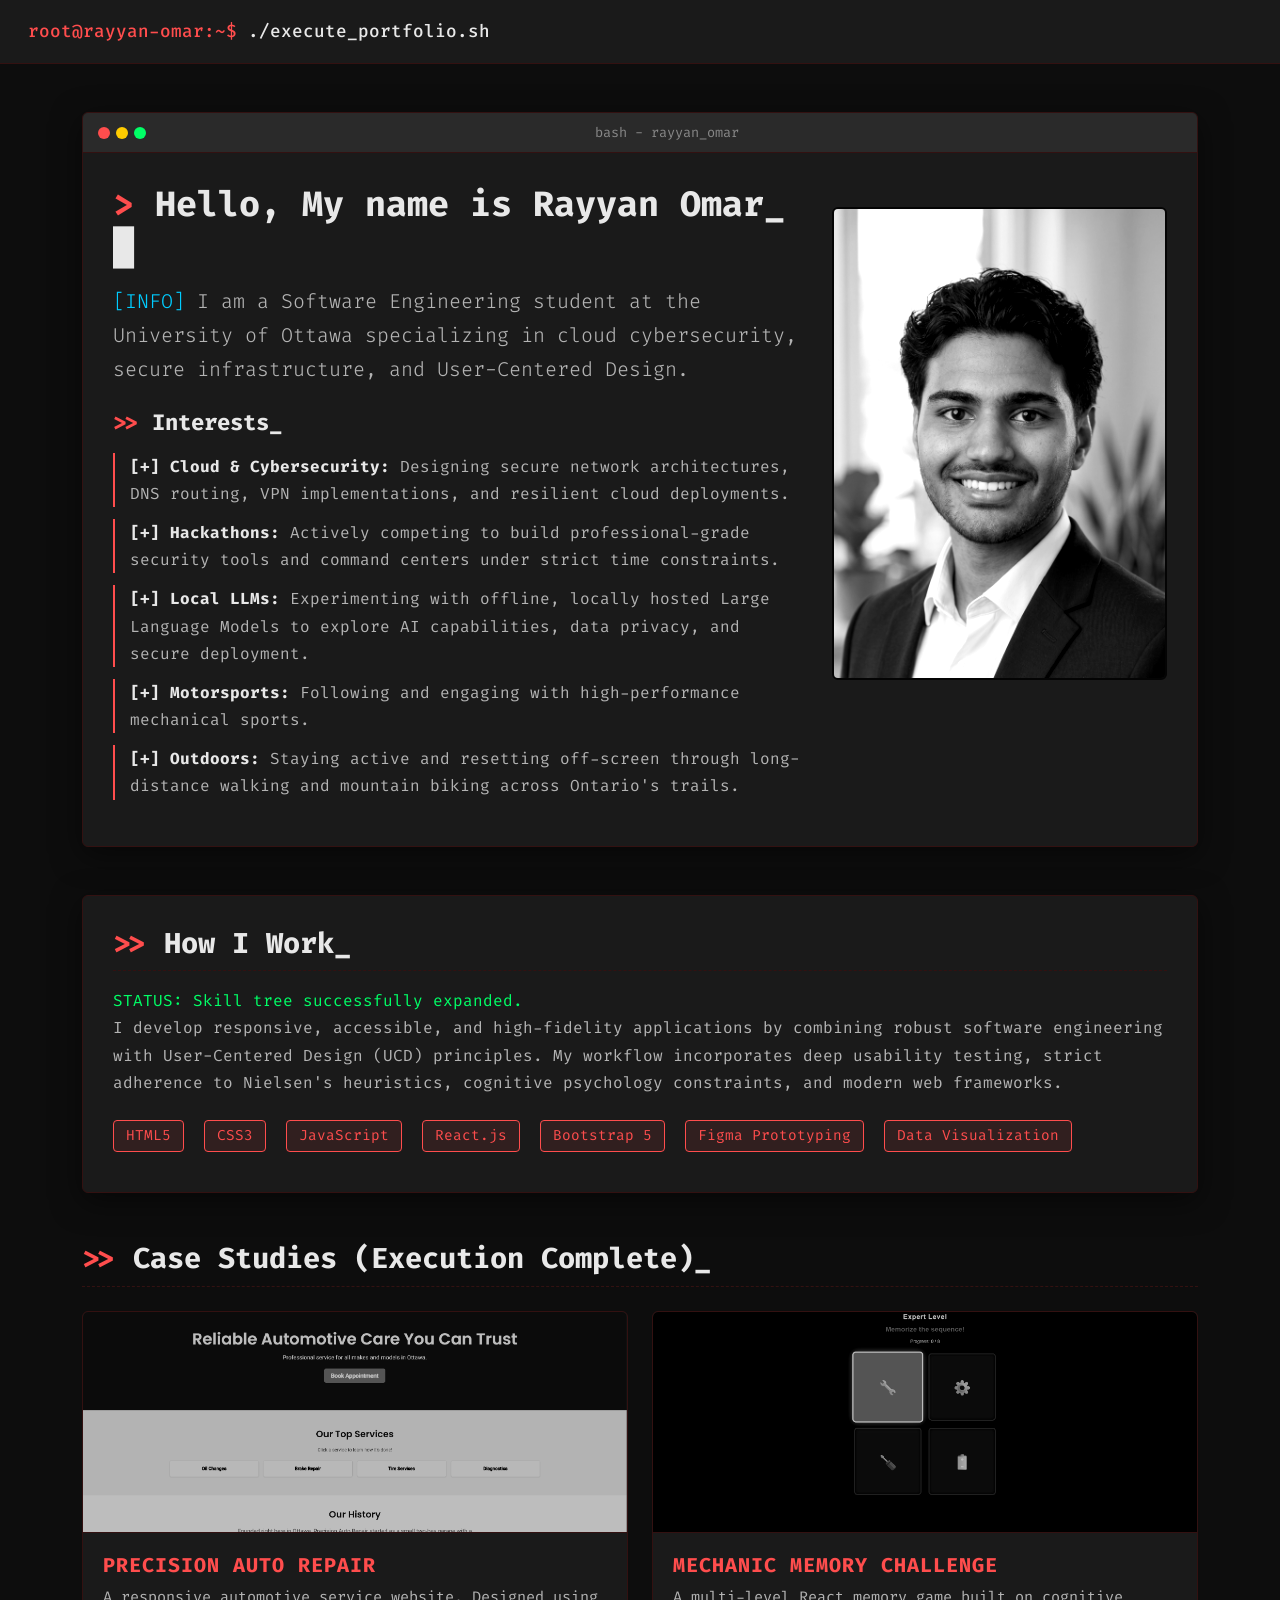
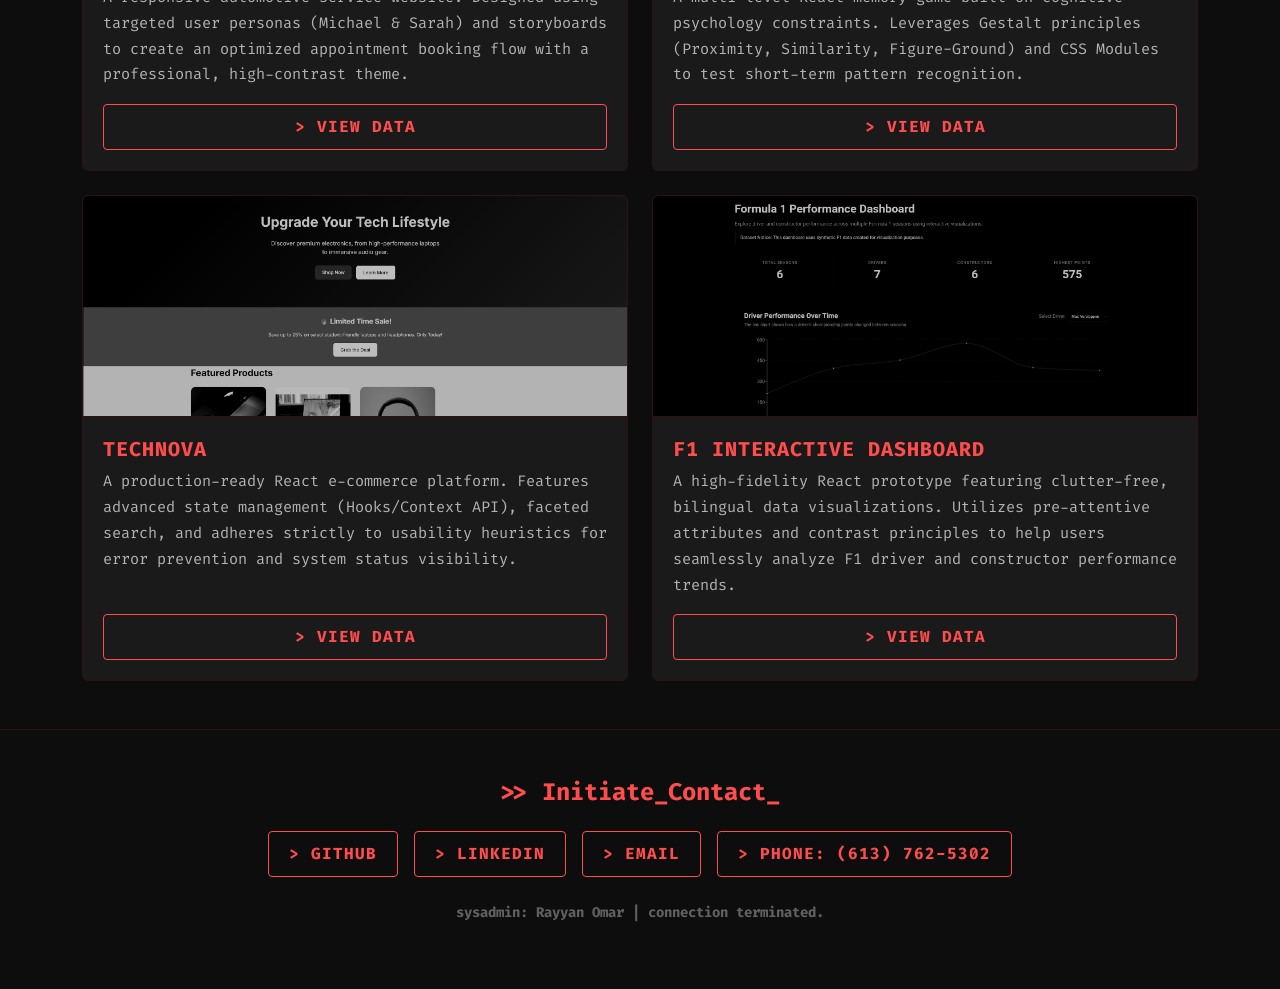
<file: index.html>
<!doctype html>
<html lang="en">
  <head>
    <meta charset="UTF-8" />
    <meta name="viewport" content="width=device-width, initial-scale=1.0" />
    <title>Rayyan Omar | root@portfolio:~#</title>
    <link
      href="https://fonts.googleapis.com/css2?family=Fira+Code:wght@300;400;700&display=swap"
      rel="stylesheet"
    />
    <link
      href="https://cdn.jsdelivr.net/npm/bootstrap@5.3.0/dist/css/bootstrap.min.css"
      rel="stylesheet"
    />
    <link rel="stylesheet" href="styles.css" />
  </head>
  <body>
    <nav class="navbar custom-navbar p-3">
      <div class="container-fluid">
        <span class="navbar-brand mb-0 h1 prompt-text">
          <span class="text-accent">root@rayyan-omar:~$</span>
          ./execute_portfolio.sh
        </span>
      </div>
    </nav>

    <div class="container mt-5">
      <section id="about" class="mb-5 terminal-block">
        <div class="terminal-header">
          <span class="dot red"></span><span class="dot yellow"></span
          ><span class="dot green"></span>
          <span class="header-text">bash - rayyan_omar</span>
        </div>
        <div class="terminal-body row">
          <div class="col-md-8">
            <h1 class="blink-cursor">
              <span class="text-accent">></span> Hello, My name is Rayyan Omar_
            </h1>
            <p class="lead mt-3 text-muted-light">
              <span class="text-info">[INFO]</span> I am a Software Engineering
              student at the University of Ottawa specializing in cloud
              cybersecurity, secure infrastructure, and User-Centered Design.
            </p>
            <h3 class="mt-4"><span class="text-accent">>></span> Interests_</h3>
            <ul class="list-unstyled custom-list">
              <li>
                <strong>[+] Cloud & Cybersecurity:</strong> Designing secure
                network architectures, DNS routing, VPN implementations, and
                resilient cloud deployments.
              </li>
              <li>
                <strong>[+] Hackathons:</strong> Actively competing to build
                professional-grade security tools and command centers under
                strict time constraints.
              </li>
              <li>
                <strong>[+] Local LLMs:</strong> Experimenting with offline,
                locally hosted Large Language Models to explore AI capabilities,
                data privacy, and secure deployment.
              </li>
              <li>
                <strong>[+] Motorsports:</strong> Following and engaging with
                high-performance mechanical sports.
              </li>
              <li>
                <strong>[+] Outdoors:</strong> Staying active and resetting
                off-screen through long-distance walking and mountain biking
                across Ontario's trails.
              </li>
            </ul>
          </div>
          <div class="col-md-4 text-center">
            <img
              src="profile.png"
              alt="Rayyan Omar"
              class="profile-pic mt-4 img-fluid"
            />
          </div>
        </div>
      </section>

      <section id="how-i-work" class="mb-5 terminal-block">
        <div class="terminal-body">
          <h2><span class="text-accent">>></span> How I Work_</h2>
          <p class="text-muted-light mt-3">
            <span class="text-success"
              >STATUS: Skill tree successfully expanded.</span
            >
            <br />
            I develop responsive, accessible, and high-fidelity applications by
            combining robust software engineering with User-Centered Design
            (UCD) principles. My workflow incorporates deep usability testing,
            strict adherence to Nielsen's heuristics, cognitive psychology
            constraints, and modern web frameworks.
          </p>
          <div class="tech-stack mt-4">
            <span class="badge custom-badge">HTML5</span>
            <span class="badge custom-badge">CSS3</span>
            <span class="badge custom-badge">JavaScript</span>
            <span class="badge custom-badge">React.js</span>
            <span class="badge custom-badge">Bootstrap 5</span>
            <span class="badge custom-badge">Figma Prototyping</span>
            <span class="badge custom-badge">Data Visualization</span>
          </div>
        </div>
      </section>

      <section id="case-studies" class="mb-5">
        <h2 class="mb-4">
          <span class="text-accent">>></span> Case Studies (Execution Complete)_
        </h2>
        <div class="row g-4">
          <div class="col-md-6">
            <div class="card custom-card h-100">
              <div class="card-img-wrapper">
                <img
                  src="ass1.png"
                  class="card-img-top project-img"
                  alt="Precision Auto Repair Mockup"
                />
              </div>
              <div class="card-body d-flex flex-column">
                <h5 class="card-title">Precision Auto Repair</h5>
                <p class="card-text flex-grow-1">
                  A responsive automotive service website. Designed using
                  targeted user personas (Michael & Sarah) and storyboards to
                  create an optimized appointment booking flow with a
                  professional, high-contrast theme.
                </p>
                <a
                  href="https://rayyan0080.github.io/precision_auto_repair/"
                  target="_blank"
                  class="btn custom-btn mt-auto"
                  >> View Data</a
                >
              </div>
            </div>
          </div>

          <div class="col-md-6">
            <div class="card custom-card h-100">
              <div class="card-img-wrapper">
                <img
                  src="ass2.png"
                  class="card-img-top project-img"
                  alt="Mechanic Memory Challenge Interface"
                />
              </div>
              <div class="card-body d-flex flex-column">
                <h5 class="card-title">Mechanic Memory Challenge</h5>
                <p class="card-text flex-grow-1">
                  A multi-level React memory game built on cognitive psychology
                  constraints. Leverages Gestalt principles (Proximity,
                  Similarity, Figure-Ground) and CSS Modules to test short-term
                  pattern recognition.
                </p>
                <a
                  href="https://rayyan0080.github.io/memory_game_/"
                  target="_blank"
                  class="btn custom-btn mt-auto"
                  >> View Data</a
                >
              </div>
            </div>
          </div>

          <div class="col-md-6">
            <div class="card custom-card h-100">
              <div class="card-img-wrapper">
                <img
                  src="ass3.png"
                  class="card-img-top project-img"
                  alt="TechNova E-commerce Platform"
                />
              </div>
              <div class="card-body d-flex flex-column">
                <h5 class="card-title">TechNova</h5>
                <p class="card-text flex-grow-1">
                  A production-ready React e-commerce platform. Features
                  advanced state management (Hooks/Context API), faceted search,
                  and adheres strictly to usability heuristics for error
                  prevention and system status visibility.
                </p>
                <a
                  href="https://rayyan0080.github.io/technova/"
                  target="_blank"
                  class="btn custom-btn mt-auto"
                  >> View Data</a
                >
              </div>
            </div>
          </div>

          <div class="col-md-6">
            <div class="card custom-card h-100">
              <div class="card-img-wrapper">
                <img
                  src="ass4.png"
                  class="card-img-top project-img"
                  alt="F1 Dashboard Visualizations"
                />
              </div>
              <div class="card-body d-flex flex-column">
                <h5 class="card-title">F1 Interactive Dashboard</h5>
                <p class="card-text flex-grow-1">
                  A high-fidelity React prototype featuring clutter-free,
                  bilingual data visualizations. Utilizes pre-attentive
                  attributes and contrast principles to help users seamlessly
                  analyze F1 driver and constructor performance trends.
                </p>
                <a
                  href="https://rayyan0080.github.io/f1-Dashboard/"
                  target="_blank"
                  class="btn custom-btn mt-auto"
                  >> View Data</a
                >
              </div>
            </div>
          </div>
        </div>
      </section>
    </div>

    <footer class="text-center p-5 mt-5">
      <h4 class="text-accent mb-4">>> Initiate_Contact_</h4>
      <div class="d-flex justify-content-center flex-wrap gap-3 mb-4">
        <a
          href="https://github.com/Rayyan0080"
          target="_blank"
          class="btn custom-btn"
          >> GitHub</a
        >
        <a
          href="https://www.linkedin.com/in/rayyanomar/"
          target="_blank"
          class="btn custom-btn"
          >> LinkedIn</a
        >
        <a href="mailto:your.rayyanomarz@gmail.com" class="btn custom-btn"
          >> Email</a
        >
        <a href="tel:+16137625302" class="btn custom-btn"
          >> Phone: (613) 762-5302</a
        >
      </div>
      <p class="small fw-bold text-muted-light opacity-50">
        sysadmin: Rayyan Omar | connection terminated.
      </p>
    </footer>

    <script src="https://cdn.jsdelivr.net/npm/bootstrap@5.3.0/dist/js/bootstrap.bundle.min.js"></script>
  </body>
</html>
</file>
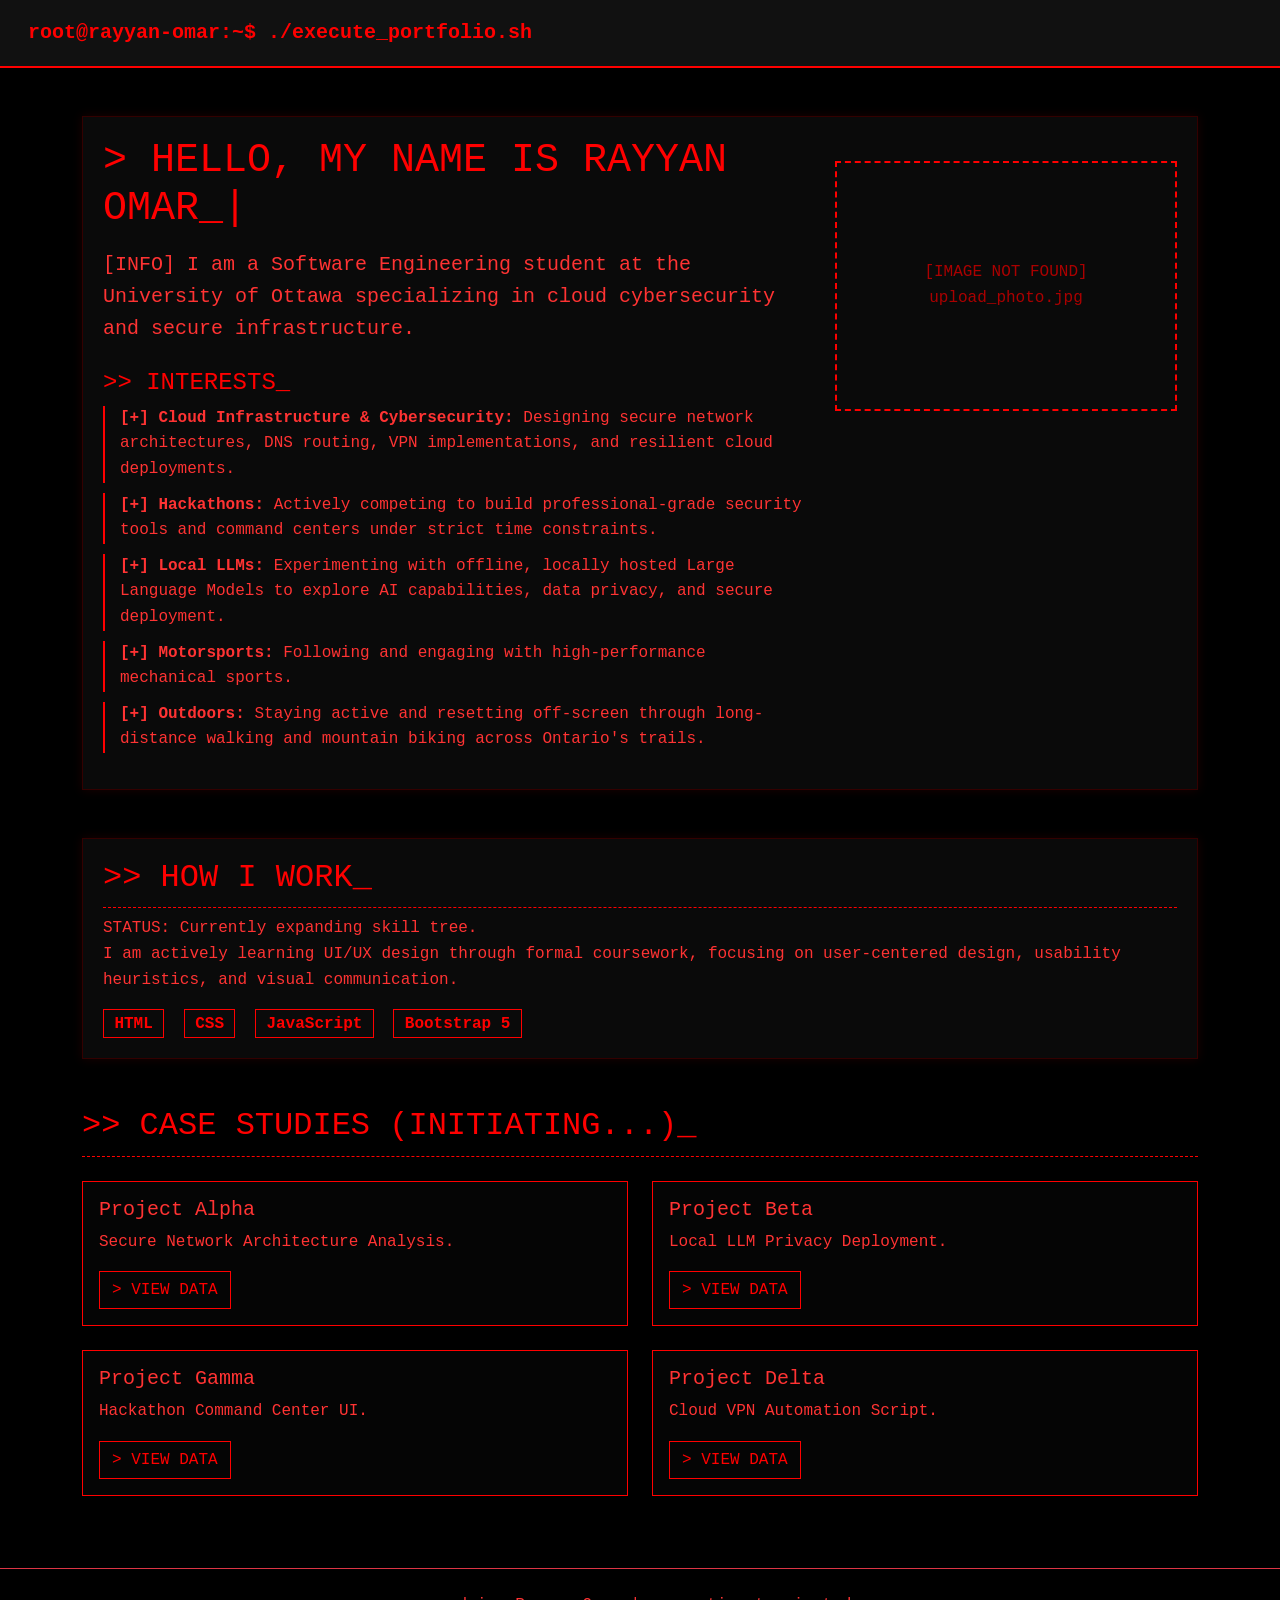
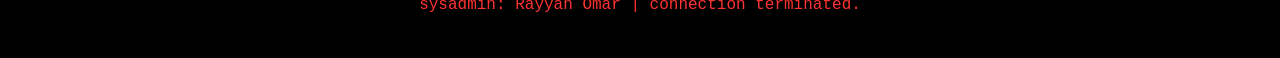
<file: rayyan-portfolio/index.html>
<!DOCTYPE html>
<html lang="en">
<head>
    <meta charset="UTF-8">
    <meta name="viewport" content="width=device-width, initial-scale=1.0">
    <title>Rayyan Omar | root@portfolio:~#</title>
    <link href="https://cdn.jsdelivr.net/npm/bootstrap@5.3.0/dist/css/bootstrap.min.css" rel="stylesheet">
    <link rel="stylesheet" href="styles.css">
</head>
<body>

    <nav class="navbar custom-navbar p-3">
        <div class="container-fluid">
            <span class="navbar-brand mb-0 h1 prompt-text">root@rayyan-omar:~$ ./execute_portfolio.sh</span>
        </div>
    </nav>

    <div class="container mt-5">
        
        <section id="about" class="mb-5 terminal-block">
            <div class="row">
                <div class="col-md-8">
                    <h1 class="blink-cursor">> Hello, My name is Rayyan Omar_</h1>
                    <p class="lead mt-3">
                        [INFO] I am a Software Engineering student at the University of Ottawa specializing in cloud cybersecurity and secure infrastructure.
                    </p>
                    <h3 class="mt-4">>> Interests_</h3>
                    <ul class="list-unstyled custom-list">
                        <li><strong>[+] Cloud Infrastructure & Cybersecurity:</strong> Designing secure network architectures, DNS routing, VPN implementations, and resilient cloud deployments.</li>
                        <li><strong>[+] Hackathons:</strong> Actively competing to build professional-grade security tools and command centers under strict time constraints.</li>
                        <li><strong>[+] Local LLMs:</strong> Experimenting with offline, locally hosted Large Language Models to explore AI capabilities, data privacy, and secure deployment.</li>
                        <li><strong>[+] Motorsports:</strong> Following and engaging with high-performance mechanical sports.</li>
                        <li><strong>[+] Outdoors:</strong> Staying active and resetting off-screen through long-distance walking and mountain biking across Ontario's trails.</li>
                    </ul>
                </div>
                <div class="col-md-4 text-center">
                    <div class="photo-placeholder mt-4">
                        [IMAGE NOT FOUND]<br>
                        upload_photo.jpg
                    </div>
                </div>
            </div>
        </section>

        <section id="how-i-work" class="mb-5 terminal-block">
            <h2>>> How I Work_</h2>
            <p>
                STATUS: Currently expanding skill tree.<br>
                I am actively learning UI/UX design through formal coursework, focusing on user-centered design, usability heuristics, and visual communication.
            </p>
            <div class="tech-stack mt-3">
                <span class="badge custom-badge">HTML</span>
                <span class="badge custom-badge">CSS</span>
                <span class="badge custom-badge">JavaScript</span>
                <span class="badge custom-badge">Bootstrap 5</span>
            </div>
        </section>

        <section id="case-studies" class="mb-5">
            <h2>>> Case Studies (Initiating...)_</h2>
            <div class="row mt-4">
                
                <div class="col-md-6 mb-4">
                    <div class="card custom-card">
                        <div class="card-body">
                            <h5 class="card-title">Project Alpha</h5>
                            <p class="card-text">Secure Network Architecture Analysis.</p>
                            <a href="coming-soon.html" class="btn custom-btn">> View Data</a>
                        </div>
                    </div>
                </div>

                <div class="col-md-6 mb-4">
                    <div class="card custom-card">
                        <div class="card-body">
                            <h5 class="card-title">Project Beta</h5>
                            <p class="card-text">Local LLM Privacy Deployment.</p>
                            <a href="coming-soon.html" class="btn custom-btn">> View Data</a>
                        </div>
                    </div>
                </div>

                <div class="col-md-6 mb-4">
                    <div class="card custom-card">
                        <div class="card-body">
                            <h5 class="card-title">Project Gamma</h5>
                            <p class="card-text">Hackathon Command Center UI.</p>
                            <a href="coming-soon.html" class="btn custom-btn">> View Data</a>
                        </div>
                    </div>
                </div>

                <div class="col-md-6 mb-4">
                    <div class="card custom-card">
                        <div class="card-body">
                            <h5 class="card-title">Project Delta</h5>
                            <p class="card-text">Cloud VPN Automation Script.</p>
                            <a href="coming-soon.html" class="btn custom-btn">> View Data</a>
                        </div>
                    </div>
                </div>

            </div>
        </section>

    </div>

    <footer class="text-center p-4 mt-5 border-top border-danger">
        <p>sysadmin: Rayyan Omar | connection terminated.</p>
    </footer>

    <script src="https://cdn.jsdelivr.net/npm/bootstrap@5.3.0/dist/js/bootstrap.bundle.min.js"></script>
</body>
</html>
</file>
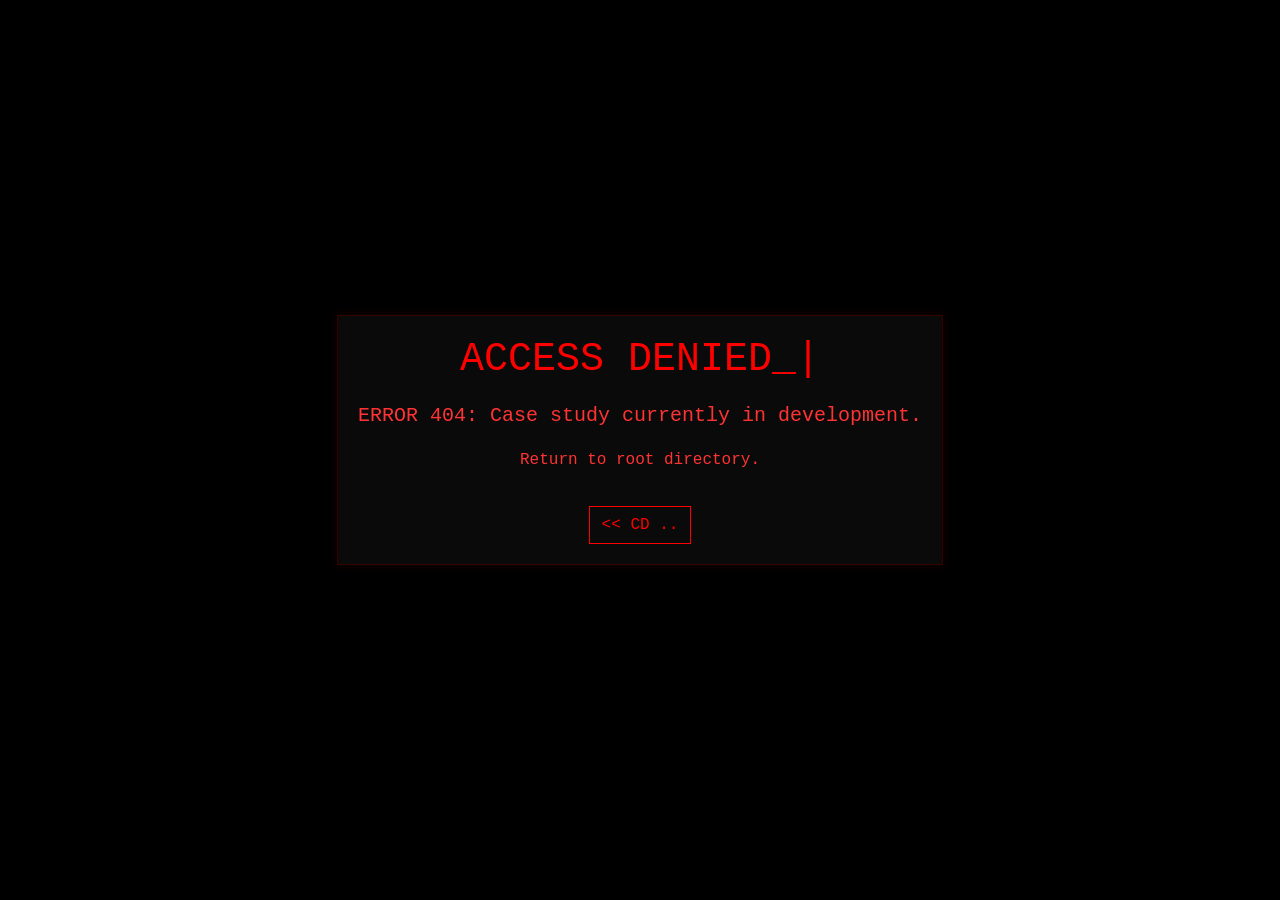
<file: rayyan-portfolio/coming-soon.html>
<!DOCTYPE html>
<html lang="en">
<head>
    <meta charset="UTF-8">
    <meta name="viewport" content="width=device-width, initial-scale=1.0">
    <title>404 - Coming Soon</title>
    <link href="https://cdn.jsdelivr.net/npm/bootstrap@5.3.0/dist/css/bootstrap.min.css" rel="stylesheet">
    <link rel="stylesheet" href="styles.css">
</head>
<body class="d-flex align-items-center justify-content-center" style="height: 100vh;">
    
    <div class="text-center terminal-block">
        <h1 class="blink-cursor">ACCESS DENIED_</h1>
        <p class="lead mt-3">ERROR 404: Case study currently in development.</p>
        <p>Return to root directory.</p>
        <a href="index.html" class="btn custom-btn mt-3"><< cd ..</a>
    </div>

</body>
</html>
</file>
<file: styles.css>
/* Applying Course Principles: Visual Hierarchy, Scale, Contrast, Gestalt */

:root {
  /* Using softer darks to prevent eye strain (Contrast Principle) */
  --bg-color: #0d0d0d;
  --surface-color: #1a1a1a;
  --border-color: #331111;

  /* Primary Text Colors */
  --text-main: #e8e8e8;
  --text-muted: #b3b3b3;

  /* Accent Colors */
  --accent-red: #ff4d4d; /* Softer, brighter red for better readability */
  --accent-green: #00ff66;
  --accent-yellow: #ffcc00;
  --accent-blue: #00ccff;

  /* Typography */
  --font-terminal: "Fira Code", "Courier New", Courier, monospace;
}

/* --- Base & Typography --- */
body {
  background-color: var(--bg-color);
  color: var(--text-main);
  font-family: var(--font-terminal);
  line-height: 1.7;
}

h1,
h2,
h3,
h4,
h5 {
  color: var(--text-main);
  font-weight: 700;
  margin-bottom: 1rem;
}

/* Using Red as an accent to guide the eye (Visual Hierarchy) */
.text-accent {
  color: var(--accent-red) !important;
}
.text-muted-light {
  color: var(--text-muted);
}
.text-info {
  color: var(--accent-blue) !important;
}
.text-success {
  color: var(--accent-green) !important;
}

h1 {
  font-size: 2.2rem;
}
h2 {
  font-size: 1.8rem;
  border-bottom: 1px dashed var(--border-color);
  padding-bottom: 10px;
}
h3 {
  font-size: 1.4rem;
}

/* --- Animations --- */
.blink-cursor::after {
  content: " \2588"; /* Block character looks more like a real terminal */
  color: var(--text-main);
  animation: blink 1s step-end infinite;
}

@keyframes blink {
  0%,
  100% {
    opacity: 1;
  }
  50% {
    opacity: 0;
  }
}

/* --- Navbar --- */
.custom-navbar {
  background-color: var(--surface-color);
  border-bottom: 1px solid var(--border-color);
}
.prompt-text {
  color: var(--text-main);
  font-size: 1.1rem;
}

/* --- Terminal Block (Gestalt: Enclosure/Figure-Ground) --- */
.terminal-block {
  background-color: var(--surface-color);
  border: 1px solid var(--border-color);
  border-radius: 6px;
  overflow: hidden;
  box-shadow: 0 8px 30px rgba(0, 0, 0, 0.5);
}

/* Fake terminal window header */
.terminal-header {
  background-color: #2a2a2a;
  padding: 8px 15px;
  display: flex;
  align-items: center;
  border-bottom: 1px solid var(--border-color);
}

.terminal-header .dot {
  height: 12px;
  width: 12px;
  border-radius: 50%;
  display: inline-block;
  margin-right: 6px;
}
.dot.red {
  background-color: var(--accent-red);
}
.dot.yellow {
  background-color: var(--accent-yellow);
}
.dot.green {
  background-color: var(--accent-green);
}

.header-text {
  color: #888;
  font-size: 0.85rem;
  margin-left: auto;
  margin-right: auto;
}

.terminal-body {
  padding: 30px;
}

/* --- Lists & Badges --- */
.custom-list li {
  margin-bottom: 12px;
  padding-left: 15px;
  border-left: 2px solid var(--accent-red);
  color: var(--text-muted);
}
.custom-list strong {
  color: var(--text-main);
}

.custom-badge {
  background-color: rgba(255, 77, 77, 0.1);
  color: var(--accent-red);
  border: 1px solid var(--accent-red);
  font-size: 0.9rem;
  padding: 8px 12px;
  margin-right: 10px;
  margin-bottom: 10px;
  border-radius: 4px;
  font-weight: normal;
}

/* --- Case Study Cards --- */
.custom-card {
  background-color: var(--surface-color) !important;
  border: 1px solid var(--border-color);
  border-radius: 6px;
  color: var(--text-main) !important;
  transition: all 0.3s ease;
  overflow: hidden;
}

.custom-card .card-body {
  padding: 20px;
}

.custom-card .card-title {
  color: var(--accent-red) !important;
  text-transform: uppercase;
  letter-spacing: 1px;
}

.custom-card .card-text {
  color: var(--text-muted);
  font-size: 0.95rem;
}

/* Hover feedback (Visibility of System Status) */
.custom-card:hover {
  border-color: var(--accent-red);
  box-shadow: 0 10px 25px rgba(255, 77, 77, 0.15);
  transform: translateY(-4px);
}

/* --- Project Images --- */
.card-img-wrapper {
  overflow: hidden;
  border-bottom: 1px solid var(--border-color);
}

.project-img {
  height: 220px;
  object-fit: cover;
  filter: grayscale(100%) brightness(0.7) contrast(1.2);
  transition: all 0.5s ease;
}

.custom-card:hover .project-img {
  filter: grayscale(0%) brightness(1) contrast(1);
  transform: scale(1.05); /* Slight zoom for interaction feedback */
}

/* --- Buttons --- */
.custom-btn {
  background-color: transparent !important;
  color: var(--accent-red) !important;
  border: 1px solid var(--accent-red);
  border-radius: 4px;
  padding: 10px 20px;
  text-transform: uppercase;
  font-weight: bold;
  letter-spacing: 1px;
  transition: all 0.3s ease;
}

.custom-btn:hover {
  background-color: var(--accent-red) !important;
  color: var(--bg-color) !important;
  box-shadow: 0 0 15px rgba(255, 77, 77, 0.4);
}

/* --- Profile Picture --- */
.profile-pic {
  width: 100%;
  max-width: px;
  border: 2px solid var(--border-color);
  border-radius: 6px;
  filter: grayscale(100%) contrast(1.2);
  transition: all 0.4s ease;
}

.profile-pic:hover {
  border-color: var(--accent-red);
  filter: grayscale(0%);
  box-shadow: 0 0 25px rgba(255, 77, 77, 0.3);
}

/* Footer Border */
footer {
  border-top: 1px solid var(--border-color);
}
</file>
<file: rayyan-portfolio/styles.css>
/* Applying Course Principles: Visual Hierarchy, Scale, Contrast */

body {
    background-color: #000000;
    color: #ff3333; /* A high-visibility red */
    /* Using AmerType AM BT, falling back to courier/monospace for terminal feel */
    font-family: 'AmerType AM BT', 'Courier New', Courier, monospace;
    line-height: 1.6;
}

/* Typography Hierarchy */
h1, h2, h3 {
    color: #ff0000;
    text-transform: uppercase;
}

h1 { font-size: 2.5rem; }
h2 { font-size: 2rem; border-bottom: 1px dashed #ff0000; padding-bottom: 10px; }
h3 { font-size: 1.5rem; }

/* Blinking Cursor Animation for terminal effect */
.blink-cursor::after {
    content: '|';
    animation: blink 1s step-end infinite;
}

@keyframes blink {
    0%, 100% { opacity: 1; }
    50% { opacity: 0; }
}

/* Navbar */
.custom-navbar {
    background-color: #111111;
    border-bottom: 2px solid #ff0000;
}
.prompt-text {
    color: #ff0000;
    font-weight: bold;
}

/* Sections */
.terminal-block {
    background-color: #0a0a0a;
    border: 1px solid #330000;
    padding: 20px;
    margin-bottom: 20px;
    box-shadow: 0 0 10px rgba(255, 0, 0, 0.1);
}

/* Lists */
.custom-list li {
    margin-bottom: 10px;
    padding-left: 15px;
    border-left: 2px solid #ff0000;
}

/* Badges */
.custom-badge {
    background-color: transparent;
    color: #ff0000;
    border: 1px solid #ff0000;
    font-size: 1rem;
    margin-right: 10px;
    border-radius: 0; /* Square edges for raw tech look */
}

/* Cards (Case Studies) */
.custom-card {
    background-color: #050505;
    border: 1px solid #ff0000;
    border-radius: 0;
    color: #ff3333;
    transition: 0.3s;
}

.custom-card:hover {
    background-color: #1a0000;
    box-shadow: 0 0 15px rgba(255, 0, 0, 0.5);
    transform: translateY(-5px); /* Interaction feedback */
}

/* Buttons */
.custom-btn {
    background-color: transparent;
    color: #ff0000;
    border: 1px solid #ff0000;
    border-radius: 0;
    text-transform: uppercase;
}

.custom-btn:hover {
    background-color: #ff0000;
    color: #000000;
}

/* Photo Placeholder */
.photo-placeholder {
    width: 100%;
    height: 250px;
    border: 2px dashed #ff0000;
    display: flex;
    align-items: center;
    justify-content: center;
    flex-direction: column;
    color: #aa0000;
}
</file>
